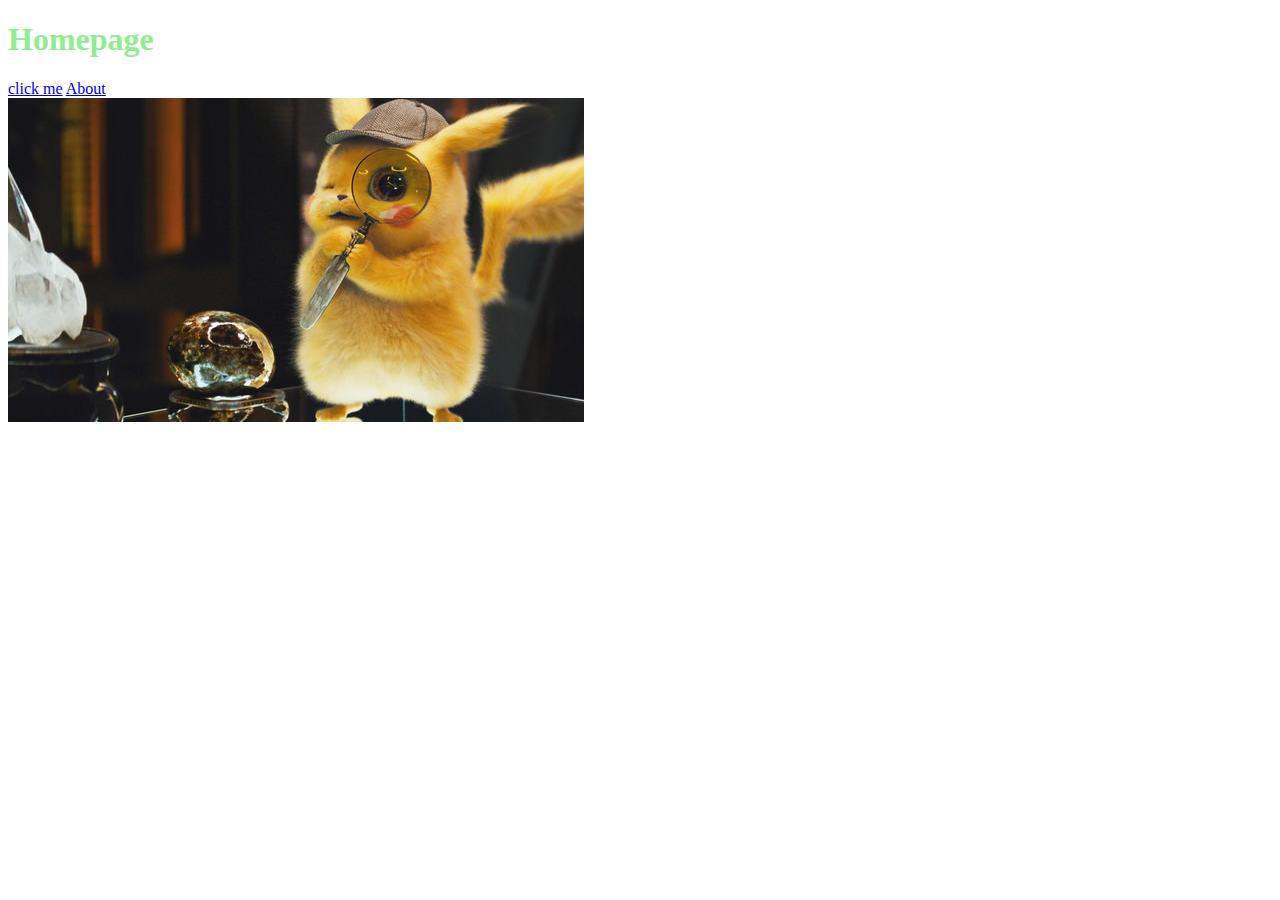
<file: links-and-images/index.html>
<!DOCTYPE html>
<html lang="en">
<head>
    <meta charset="UTF-8">
    <meta http-equiv="X-UA-Compatible" content="IE=edge">
    <meta name="viewport" content="width=device-width, initial-scale=1.0">
    <title>Links & Images</title>
</head>
<body>
    <h1 style="color:lightgreen">Homepage</h1>
    <a href="https://theuselessweb.com/">click me</a>
    <a href="./pages/about.html">About</a><br>
    <img src="./images/first-img.jpg" alt="pikachu">
</body>
</html>
</file>
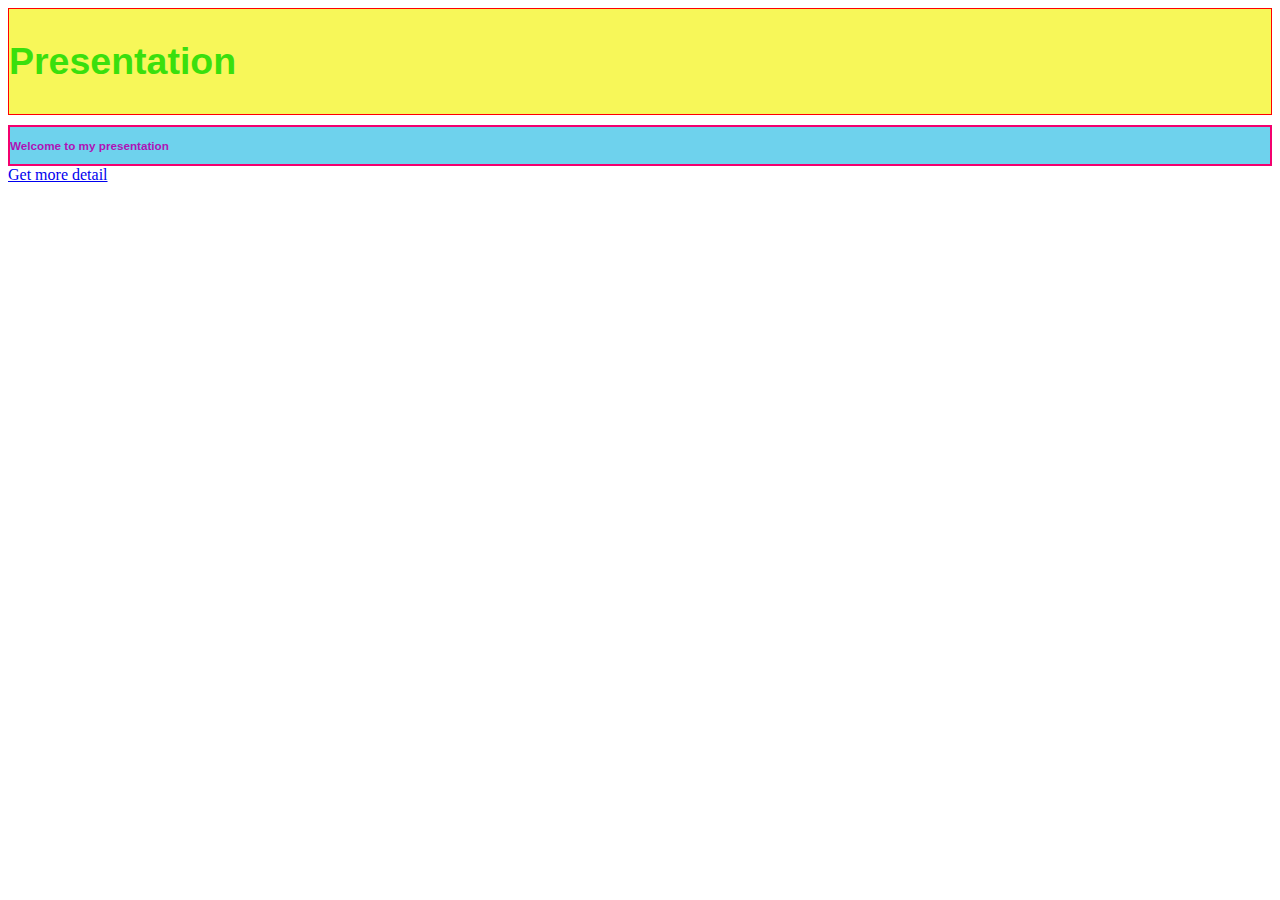
<file: links-and-images/week-1/index.html>
<!DOCTYPE html>
<html lang="en">
<head>
    <meta charset="UTF-8">
    <meta http-equiv="X-UA-Compatible" content="IE=edge">
    <meta name="viewport" content="width=device-width, initial-scale=1.0">
    <title>Presentation</title>
    <link rel="stylesheet" href="../css/style.css">
</head>
<body>
    <div class="index-header-2"><h2>Presentation</h2></div>
    <div class="index-header-3"><h3>Welcome to my presentation</h3></div>
    <a href="./detail.html">Get more detail</a>
</body>
</html>
</file>
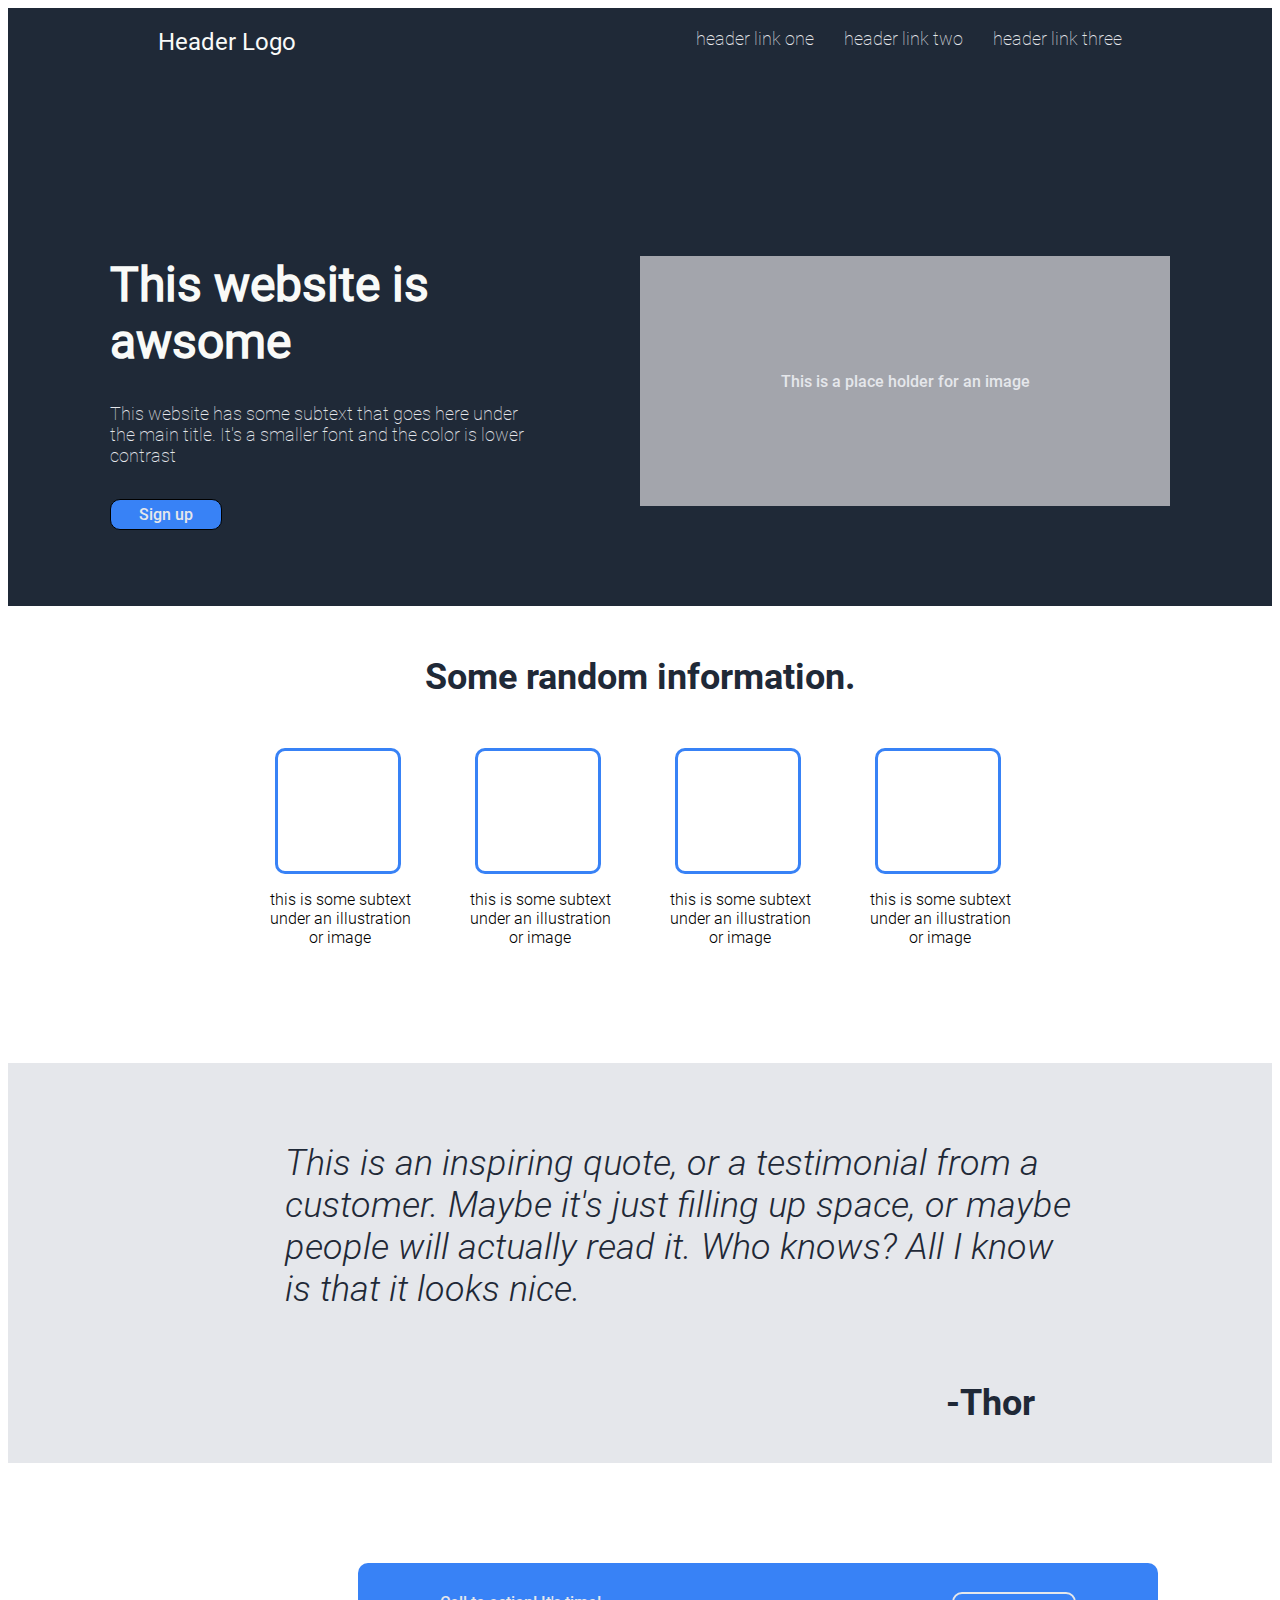
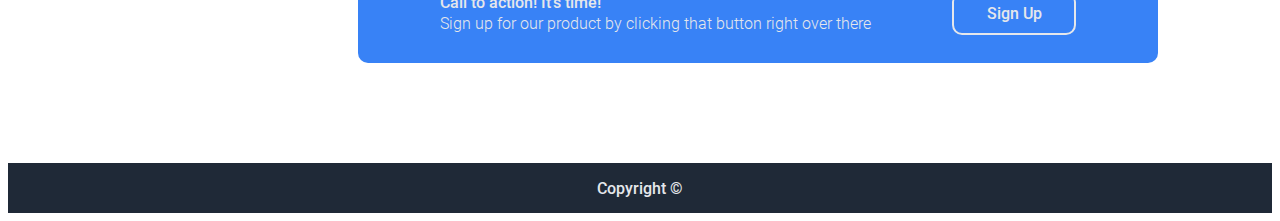
<file: links-and-images/week-2/main-project/index.html>
<!DOCTYPE html>
<html lang="en">
<head>
    <meta charset="UTF-8">
    <meta http-equiv="X-UA-Compatible" content="IE=edge">
    <meta name="viewport" content="width=device-width, initial-scale=1.0">
    <title>Main project</title>
    <link rel="stylesheet" href="./style.css">
</head>
<body>
    <div class="hero">
        <div class="nav-header">
            <div class="header-logo">Header Logo</div>

            <div class="parent">
                <div class="header-link-text"><a href="">header link one</a></div>
                <div class="header-link-text"><a href="">header link two</a></div>
                <div class="header-link-text"><a href="">header link three</a></div>
            </div>
        </div>

        <div class="container-parent">
            <div class="container-1">
                <div class="hero-main-text">This website is awsome</div>

                <div class="hero-secondary-text">
                    <p>This website has some subtext that goes here under the main title. 
                        It's a smaller font and the color is lower contrast</p>
                </div>

                <div class="hero-btn"><a href="">Sign up</a></div>
            </div>

            <div class="container-2">
                <div class="image-holder">
                    <p>This is a place holder for an image</p>
                </div>
            </div>

        </div>
    </div>

    <div class="information-header">
        <div class="random-info"><p>Some random information.</p></div>
        <div class="square-info">
            <div>
                <div class="info-box-subtext"></div>
                <div class="info-subtext"><p>this is some subtext under an illustration or image</p></div>
            </div>

            <div>
                <div class="info-box-subtext"></div>
                <div class="info-subtext"><p>this is some subtext under an illustration or image</p></div>
            </div>

            <div>
                <div class="info-box-subtext"></div>
                <div class="info-subtext"><p>this is some subtext under an illustration or image</p></div>
            </div>

            <div>
                <div class="info-box-subtext"></div>
                <div class="info-subtext"><p>this is some subtext under an illustration or image</p></div>
            </div>
        </div>
    </div>

    <div class="quote-container">
        <div class="quote">
            <p>This is an inspiring quote, or a testimonial from a customer. Maybe it's just filling up space, 
            or maybe people will actually read it. Who knows? All I know is that it looks nice.</p>
        </div>
        <div class="author">
            <p>-Thor</p>
        </div>
    </div>

    <div class="contact-container">
        <div class="contact-info">
            <div class="contact-1"><p>Call to action! It's time!</p></div>
            <div class="contact-2"><p>Sign up for our product by clicking that button right over there</p></div>
        </div>

        <div class="contact-btn">
            <a href="">Sign Up</a>
        </div>
    </div>

    <div class="footer-container">
        <p>Copyright &copy</p>
    </div>
</body>
</html>
</file>
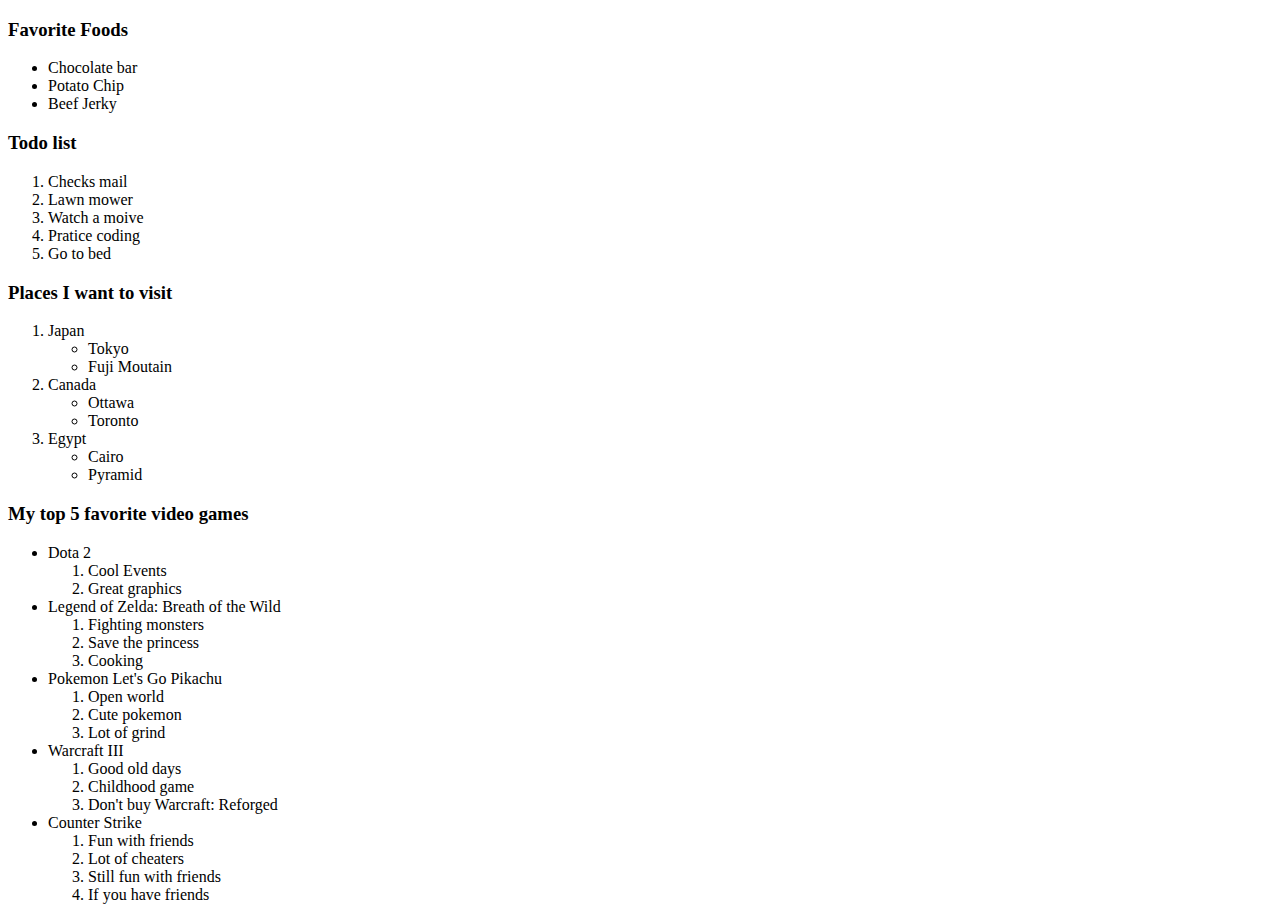
<file: links-and-images/lists.html>
<!DOCTYPE html>
<html lang="en">
<head>
    <meta charset="UTF-8">
    <meta http-equiv="X-UA-Compatible" content="IE=edge">
    <meta name="viewport" content="width=device-width, initial-scale=1.0">
    <title>Lists</title>
</head>
<body>
    <h3>Favorite Foods</h3>
    <ul>
        <li>Chocolate bar</li>
        <li>Potato Chip</li>
        <li>Beef Jerky</li>
    </ul>

    <h3>Todo list</h3>
    <ol>
        <li>Checks mail</li>
        <li>Lawn mower</li>
        <li>Watch a moive</li>
        <li>Pratice coding</li>
        <li>Go to bed</li>
    </ol>

    <h3>Places I want to visit</h3>
    <ol>
        <li>
            Japan
            <ul>
                <li>Tokyo</li>
                <li>Fuji Moutain</li>
            </ul>
        </li>

        <li>
            Canada
            <ul>
                <li>Ottawa</li>
                <li>Toronto</li>
            </ul>
        </li>

        <li>
            Egypt
            <ul>
                <li>Cairo</li>
                <li>Pyramid</li>
            </ul>
        </li>
    </ol>

    <h3>My top 5 favorite video games</h3>
    <ul>
        <li>
            Dota 2
            <ol>
                <li>Cool Events</li>
                <li>Great graphics</li>
            </ol>
        </li>

        <li>
            Legend of Zelda: Breath of the Wild
            <ol>
                <li>Fighting monsters</li>
                <li>Save the princess</li>
                <li>Cooking</li>
            </ol>
        </li>
        
        <li>
            Pokemon Let's Go Pikachu
            <ol>
                <li>Open world</li>
                <li>Cute pokemon</li>
                <li>Lot of grind</li>
            </ol>
        </li>

        <li>
            Warcraft III
            <ol>
                <li>Good old days</li>
                <li>Childhood game</li>
                <li>Don't buy Warcraft: Reforged</li>
            </ol>
        </li>

        <li>
            Counter Strike
            <ol>
                <li>Fun with friends</li>
                <li>Lot of cheaters</li>
                <li>Still fun with friends</li>
                <li>If you have friends</li>
            </ol>
        </li>
    </ul>
</body>
</html>
</file>
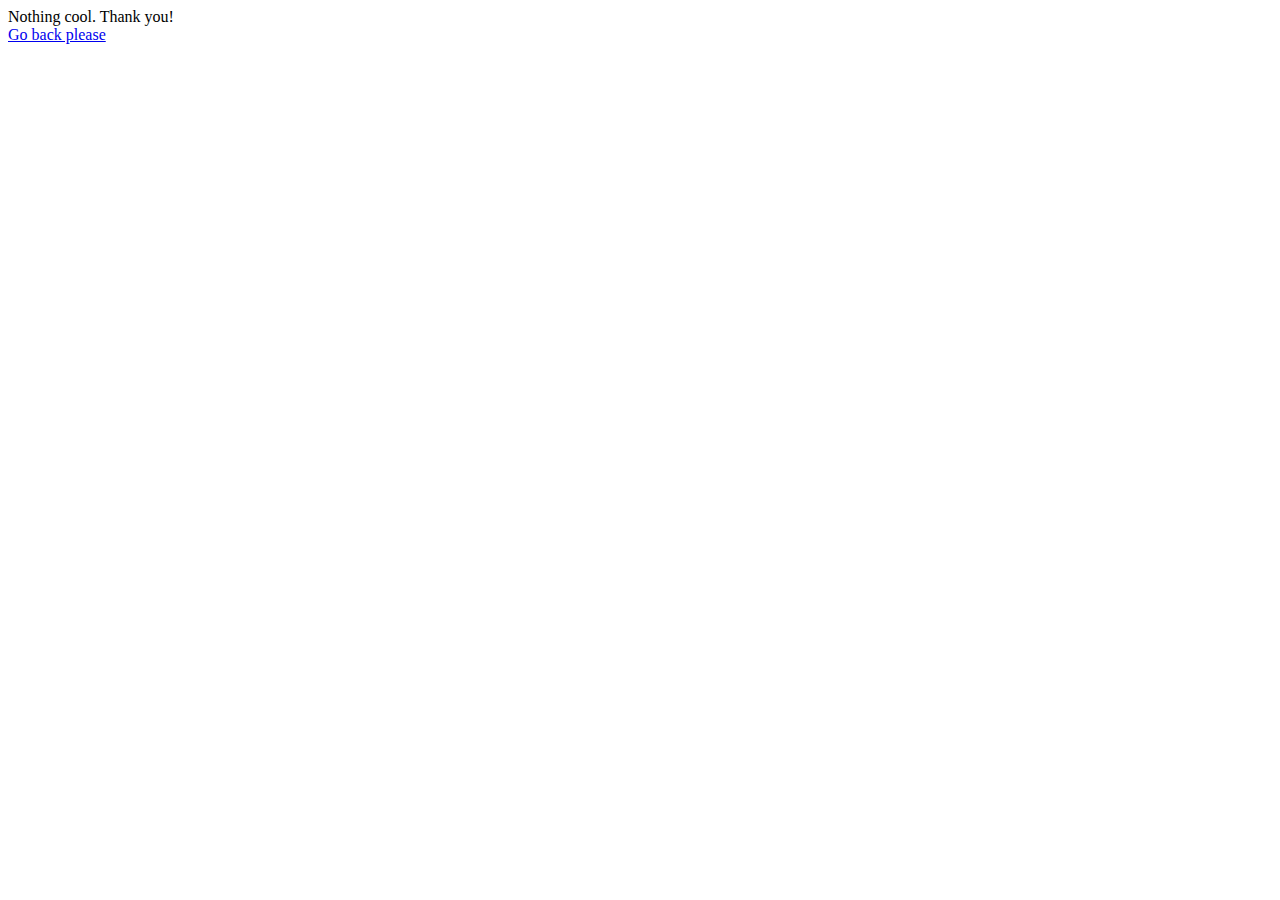
<file: links-and-images/pages/about.html>
<!DOCTYPE html>
<html lang="en">
<head>
    <meta charset="UTF-8">
    <meta http-equiv="X-UA-Compatible" content="IE=edge">
    <meta name="viewport" content="width=device-width, initial-scale=1.0">
    <title>About</title>
</head>
<body>
    Nothing cool. Thank you!
    <br>
    <a href="../index.html">Go back please</a>
</body>
</html>
</file>
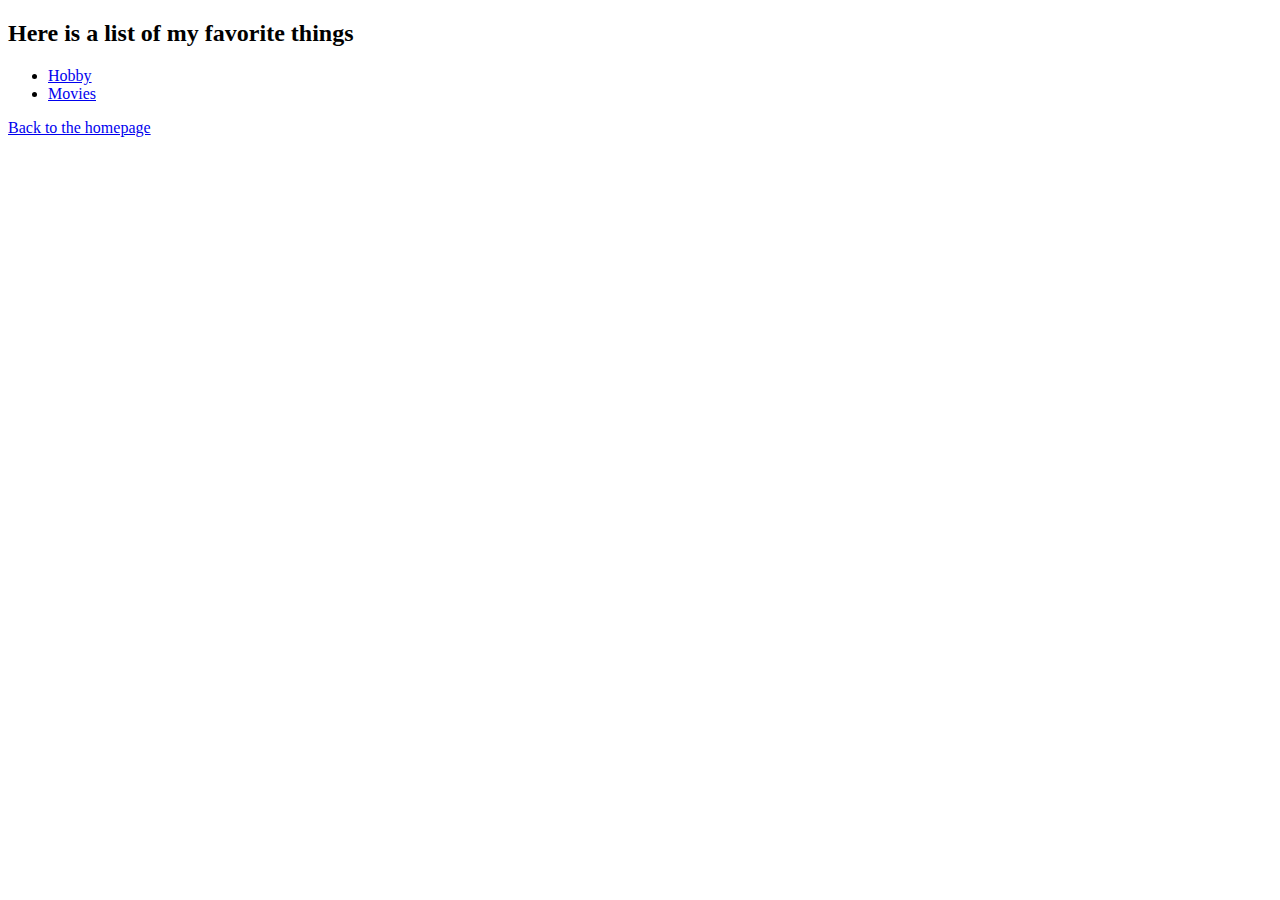
<file: links-and-images/week-1/detail.html>
<!DOCTYPE html>
<html lang="en">
<head>
    <meta charset="UTF-8">
    <meta http-equiv="X-UA-Compatible" content="IE=edge">
    <meta name="viewport" content="width=device-width, initial-scale=1.0">
    <title>Detail</title>
    <link rel="stylesheet" href="../css/style.css">
</head>
<body>
    <div><h2>Here is a list of my favorite things</h2></div>
    <ul>
        <li><a href="./hobby.html">Hobby</a></li>
        <li><a href="./movies.html">Movies</a></li>
    </ul>
    <a href="index.html">Back to the homepage</a>
</body>
</html>
</file>
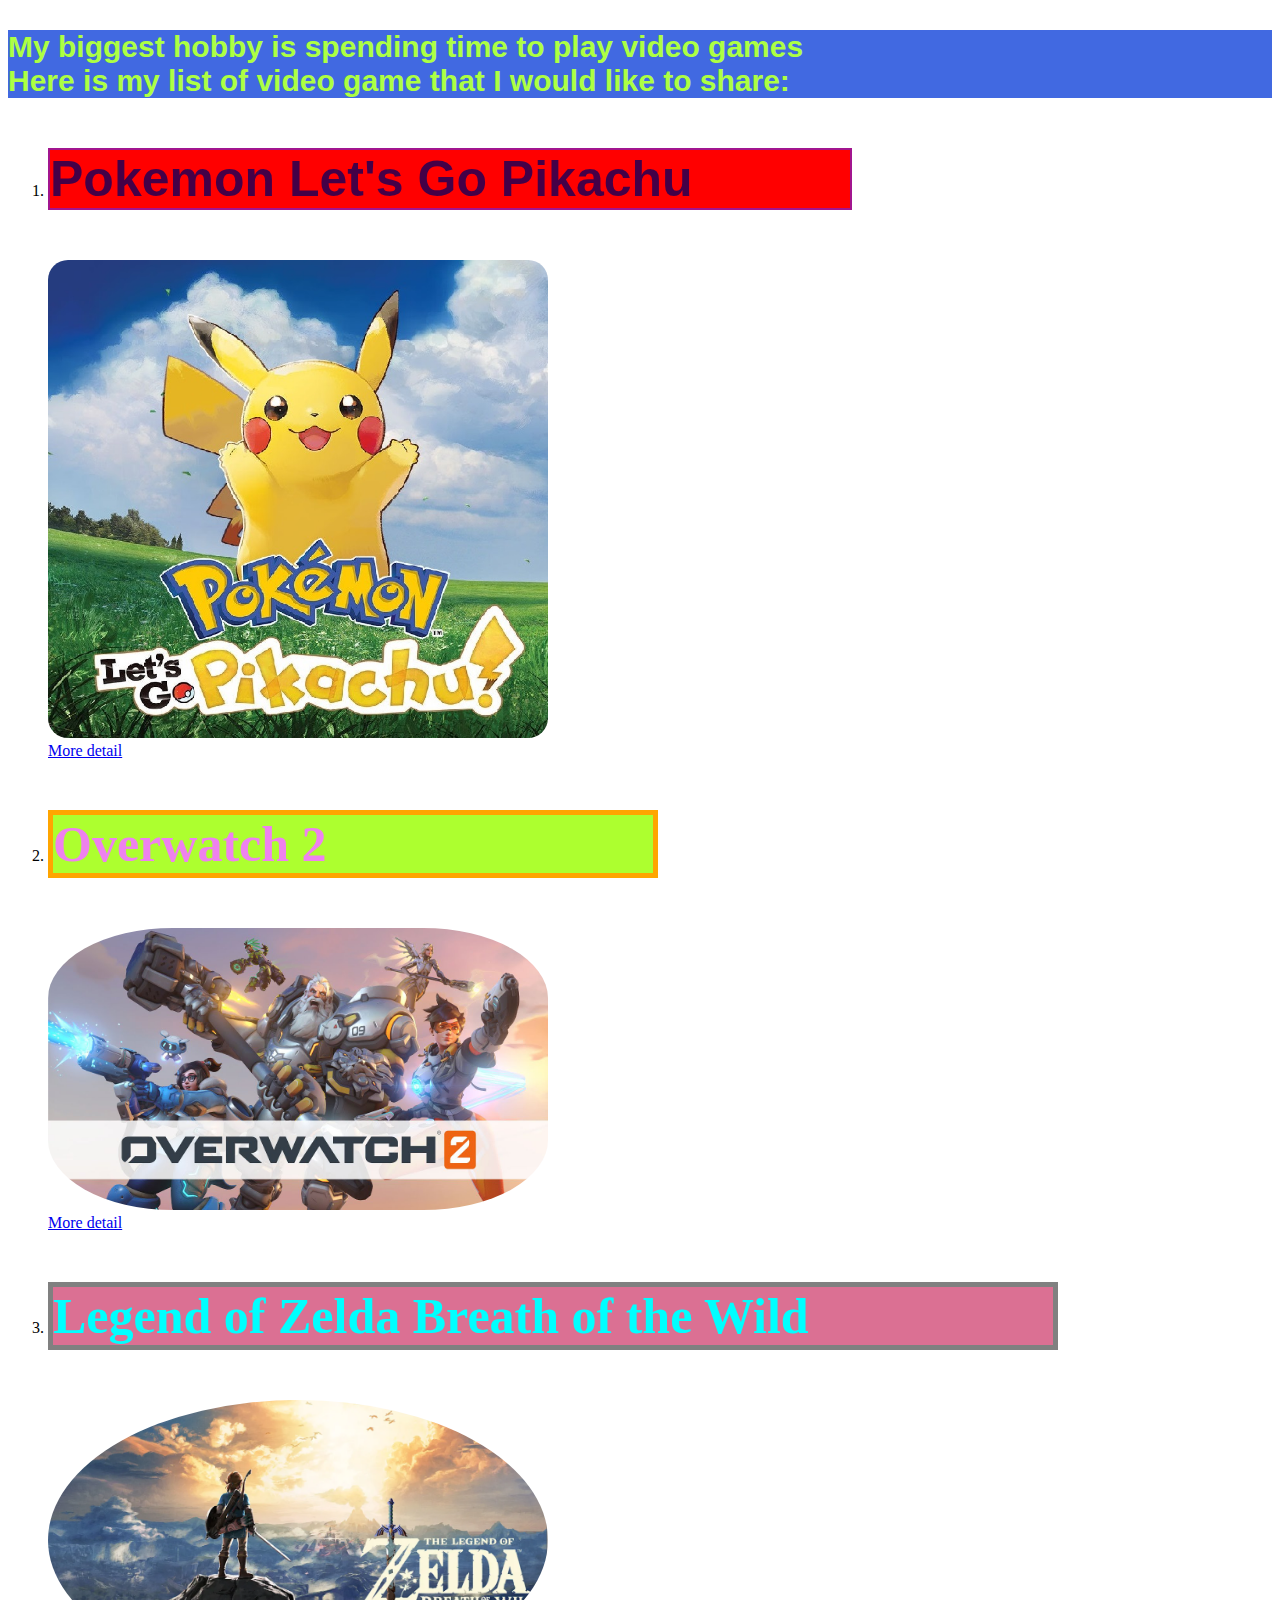
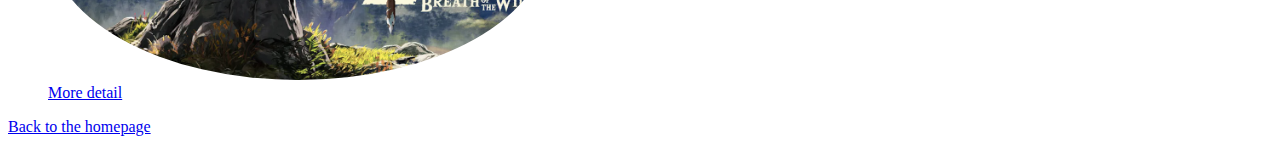
<file: links-and-images/week-1/hobby.html>
<!DOCTYPE html>
<html lang="en">
<head>
    <meta charset="UTF-8">
    <meta http-equiv="X-UA-Compatible" content="IE=edge">
    <meta name="viewport" content="width=device-width, initial-scale=1.0">
    <title>Hobby</title>
    <link rel="stylesheet" href="../css/style.css">
</head>
<body>
    <div class="header-para">
        <p> My biggest hobby is spending time to play video games <br>
            Here is my list of video game that I would like to share:</p>
    </div>

    <ol>
        <li>
            <h3 class="list-header-1">Pokemon Let's Go Pikachu</h3>
            <img src="../images/Lets-go-pikachu.jpg" alt="letsgopikachu" class="pokemon-img"><br>
            <a href="./letsgopikachu.html">More detail</a>
        </li>

        <li>
            <h3 class="list-header-2">Overwatch 2</h3>
            <img src="../images/overwatch-2.jpg" alt="overwatch2" class="overwatch-img"><br>
            <a href="./overwatch2.html">More detail</a>
        </li>

        <li>
            <h3 class="list-header-3">Legend of Zelda Breath of the Wild</h3>
            <img src="../images/zelda-0.png" alt="Zelda" class="zelda-img"><br>
            <a href="./zelda.html">More detail</a>
        </li>
    </ol>
    <a href="index.html">Back to the homepage</a>
</body>
</html>
</file>
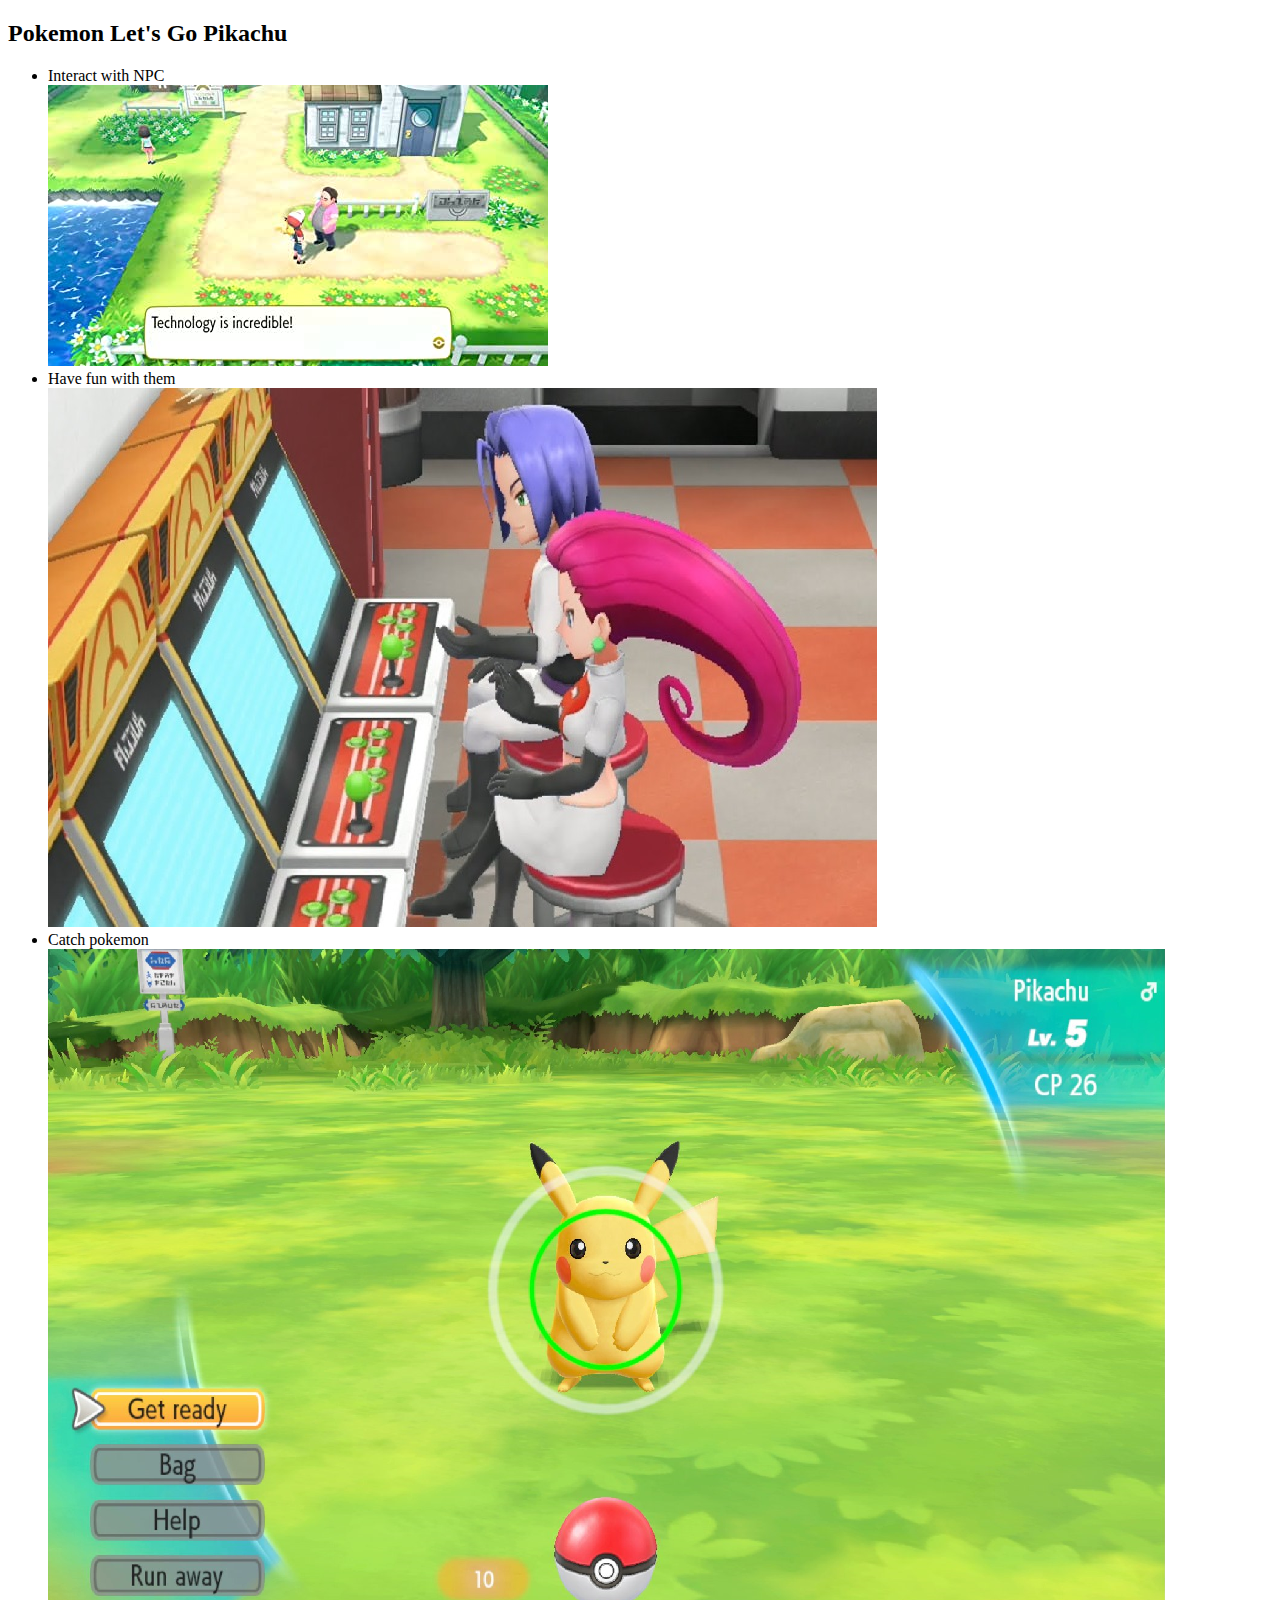
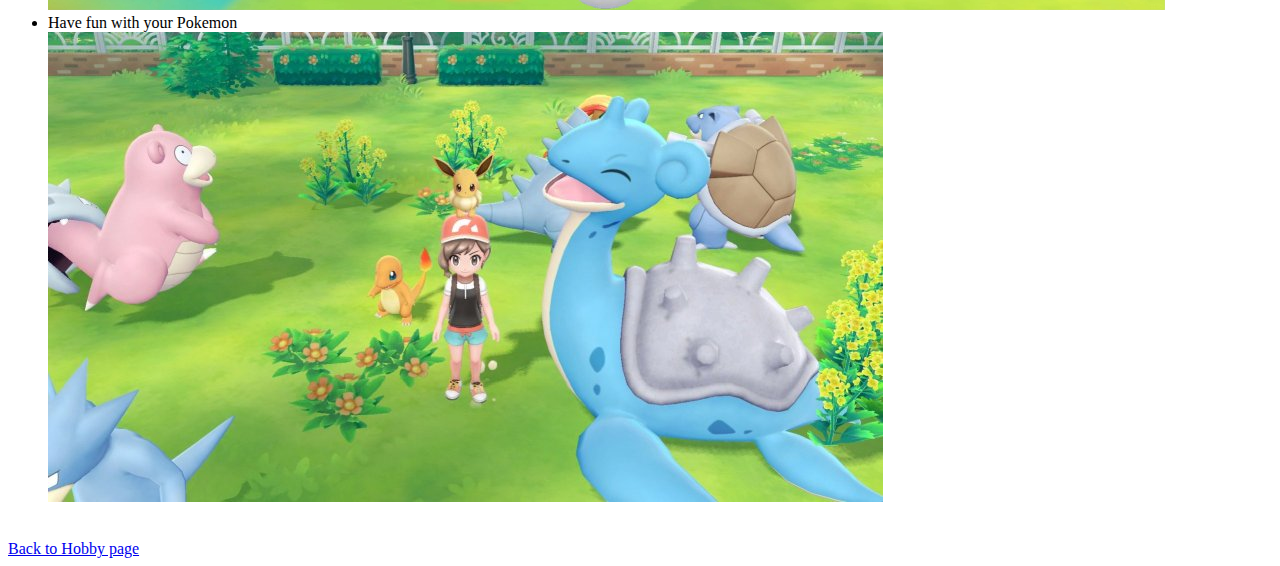
<file: links-and-images/week-1/letsgopikachu.html>
<!DOCTYPE html>
<html lang="en">
<head>
    <meta charset="UTF-8">
    <meta http-equiv="X-UA-Compatible" content="IE=edge">
    <meta name="viewport" content="width=device-width, initial-scale=1.0">
    <title>Pokemon</title>
</head>
<body>
    <h2>Pokemon Let's Go Pikachu</h2>
    <ul>
        <li>Interact with NPC</li>
        <img src="../images/pokemon-1.jpg" alt="pokemon-1">
        <li>Have fun with them</li>
        <img src="../images/team-rocket.jpg" alt="team-rocket">
        <li>Catch pokemon</li>
        <img src="../images/pokemon-catching.png" alt="catching-pokemon">
        <li>Have fun with your Pokemon</li>
        <img src="../images/pokemon-2.jpg" alt="pokemon-2">
    </ul>
    <br>
    <a href="./hobby.html">Back to Hobby page</a>
</body>
</html>
</file>
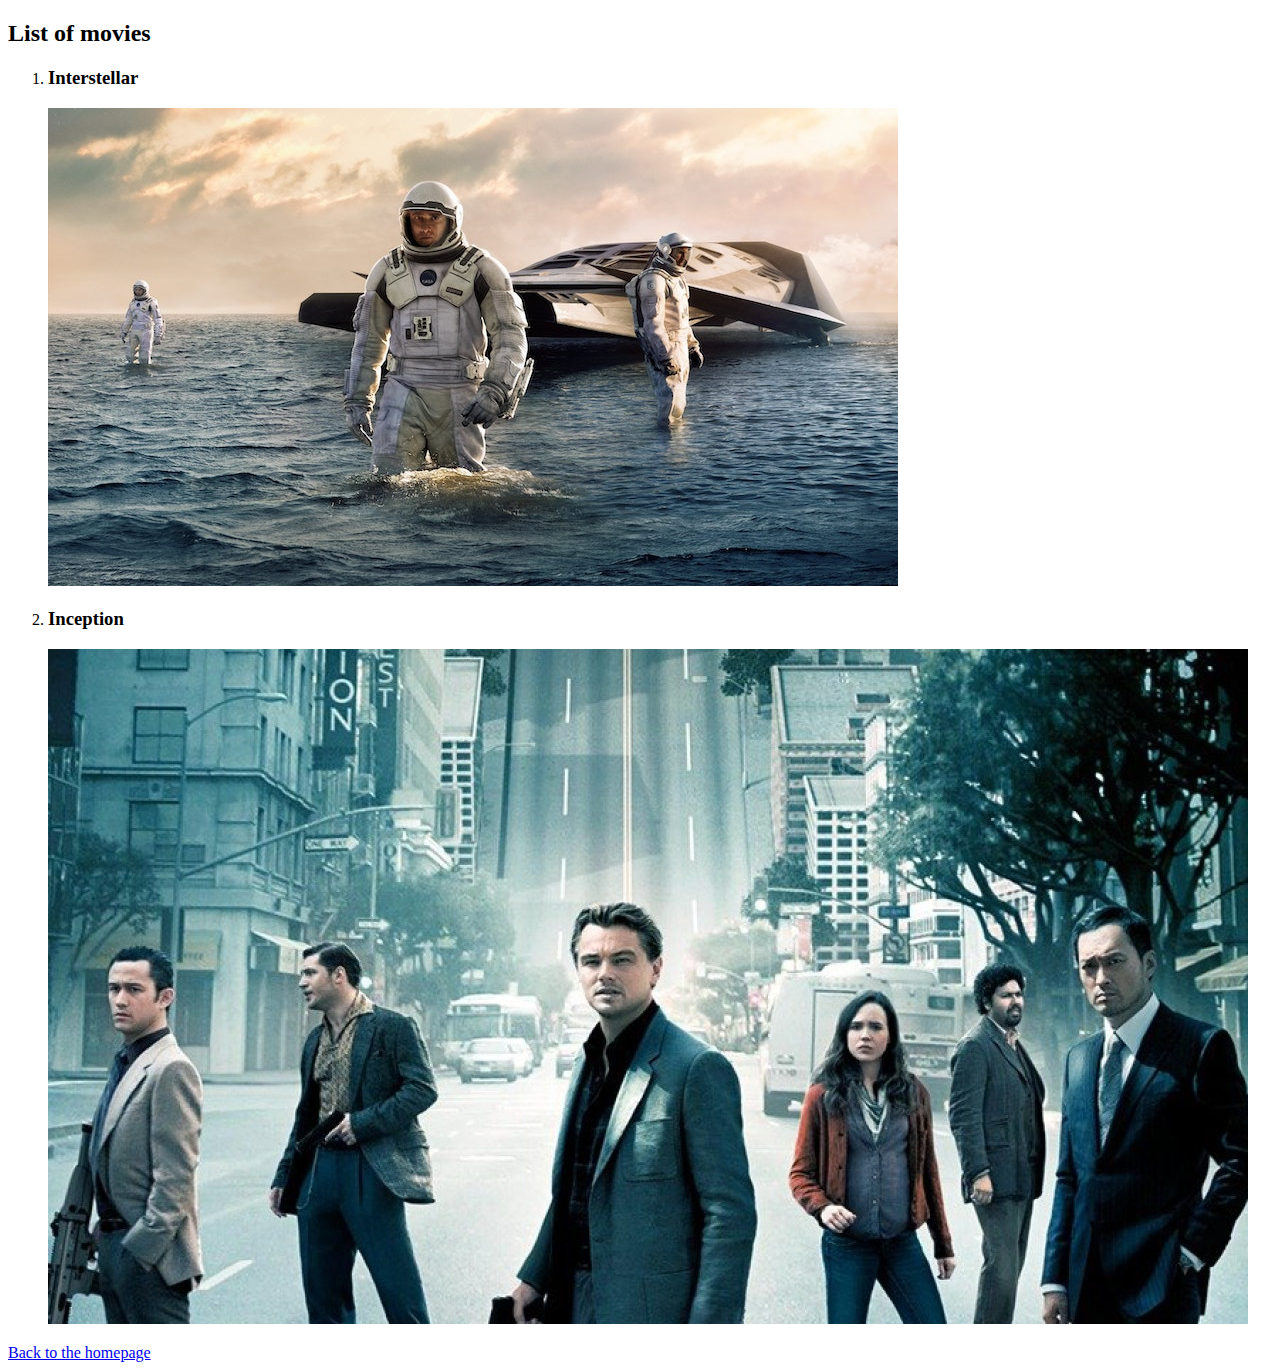
<file: links-and-images/week-1/movies.html>
<!DOCTYPE html>
<html lang="en">
<head>
    <meta charset="UTF-8">
    <meta http-equiv="X-UA-Compatible" content="IE=edge">
    <meta name="viewport" content="width=device-width, initial-scale=1.0">
    <title>Movies</title>
</head>
<body>
    <h2>List of movies</h2>
    <ol>
        <li><h3>Interstellar</h3></li>
        <img src="../images/interstellar.jpg" alt="interstellar">
        <li><h3>Inception</h3></li>
        <img src="../images/inception.jpg" alt="inception">
    </ol>
    <a href="index.html">Back to the homepage</a>
</body>
</html>
</file>
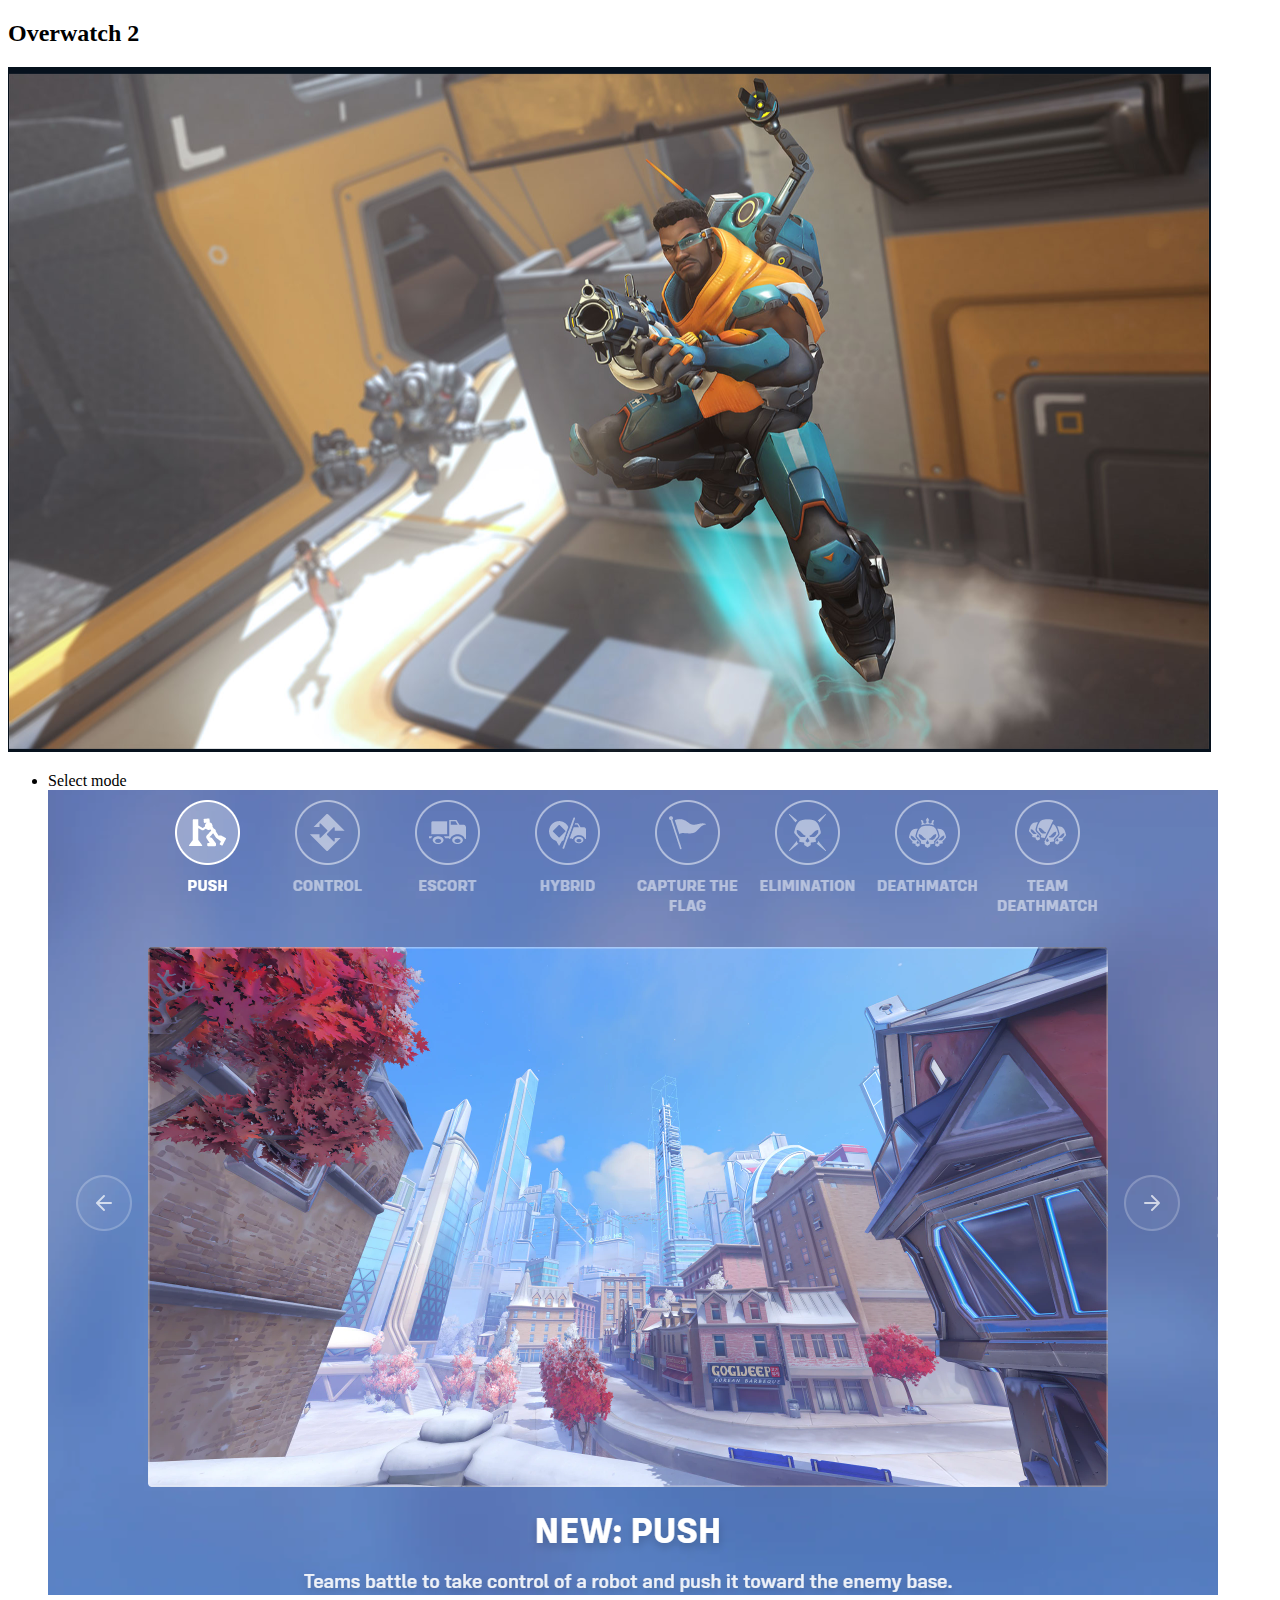
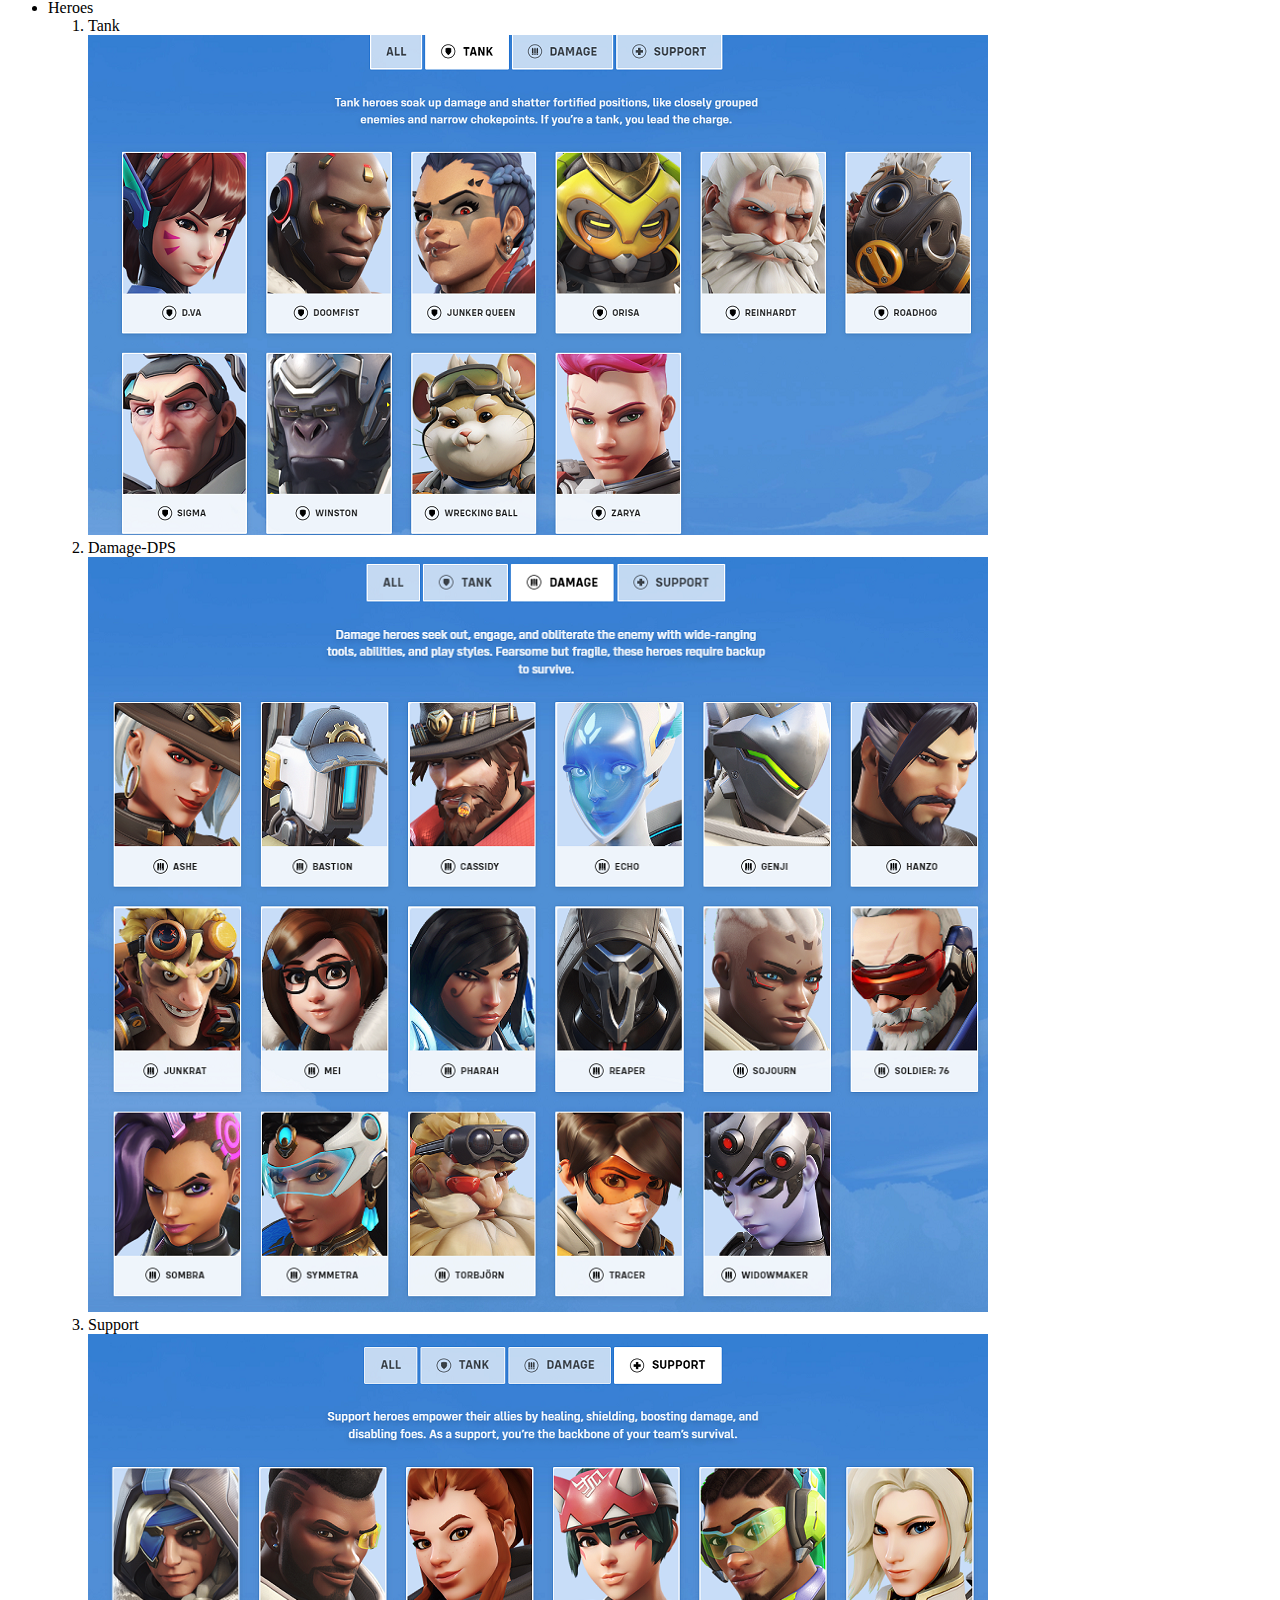
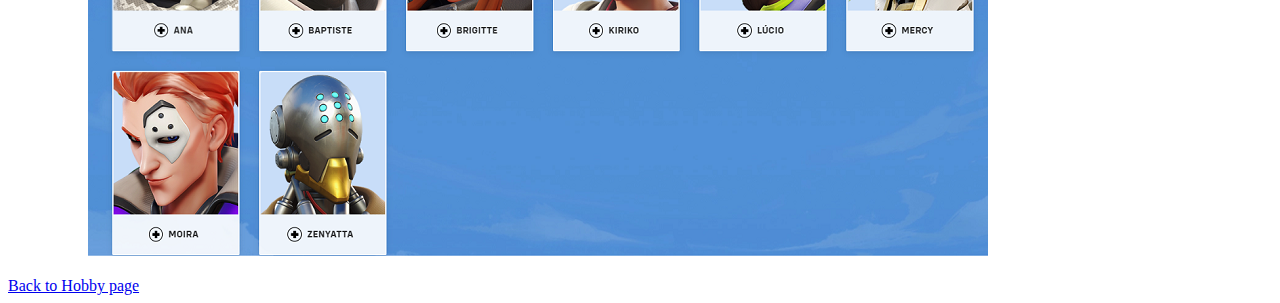
<file: links-and-images/week-1/overwatch2.html>
<!DOCTYPE html>
<html lang="en">
<head>
    <meta charset="UTF-8">
    <meta http-equiv="X-UA-Compatible" content="IE=edge">
    <meta name="viewport" content="width=device-width, initial-scale=1.0">
    <title>Overwatch 2</title>
</head>
<body>
    <h2>Overwatch 2</h2>
    <img src="../images/overwatch2-fps.png" alt="fps">
    <ul>
        <li>Select mode</li>
        <img src="../images/overwatch2-1.png" alt="mode">
        <li>Heroes
            <ol>
                <li>Tank</li>
                <img src="../images/overwatch2-tank.png" alt="tank">
                <li>Damage-DPS</li>
                <img src="../images/overwatch2-dps.png" alt="dps">
                <li>Support</li>
                <img src="../images/overwatch2-support.png" alt="support">
            </ol>
        </li>
    </ul>
    <a href="./hobby.html">Back to Hobby page</a>
</body>
</html>
</file>
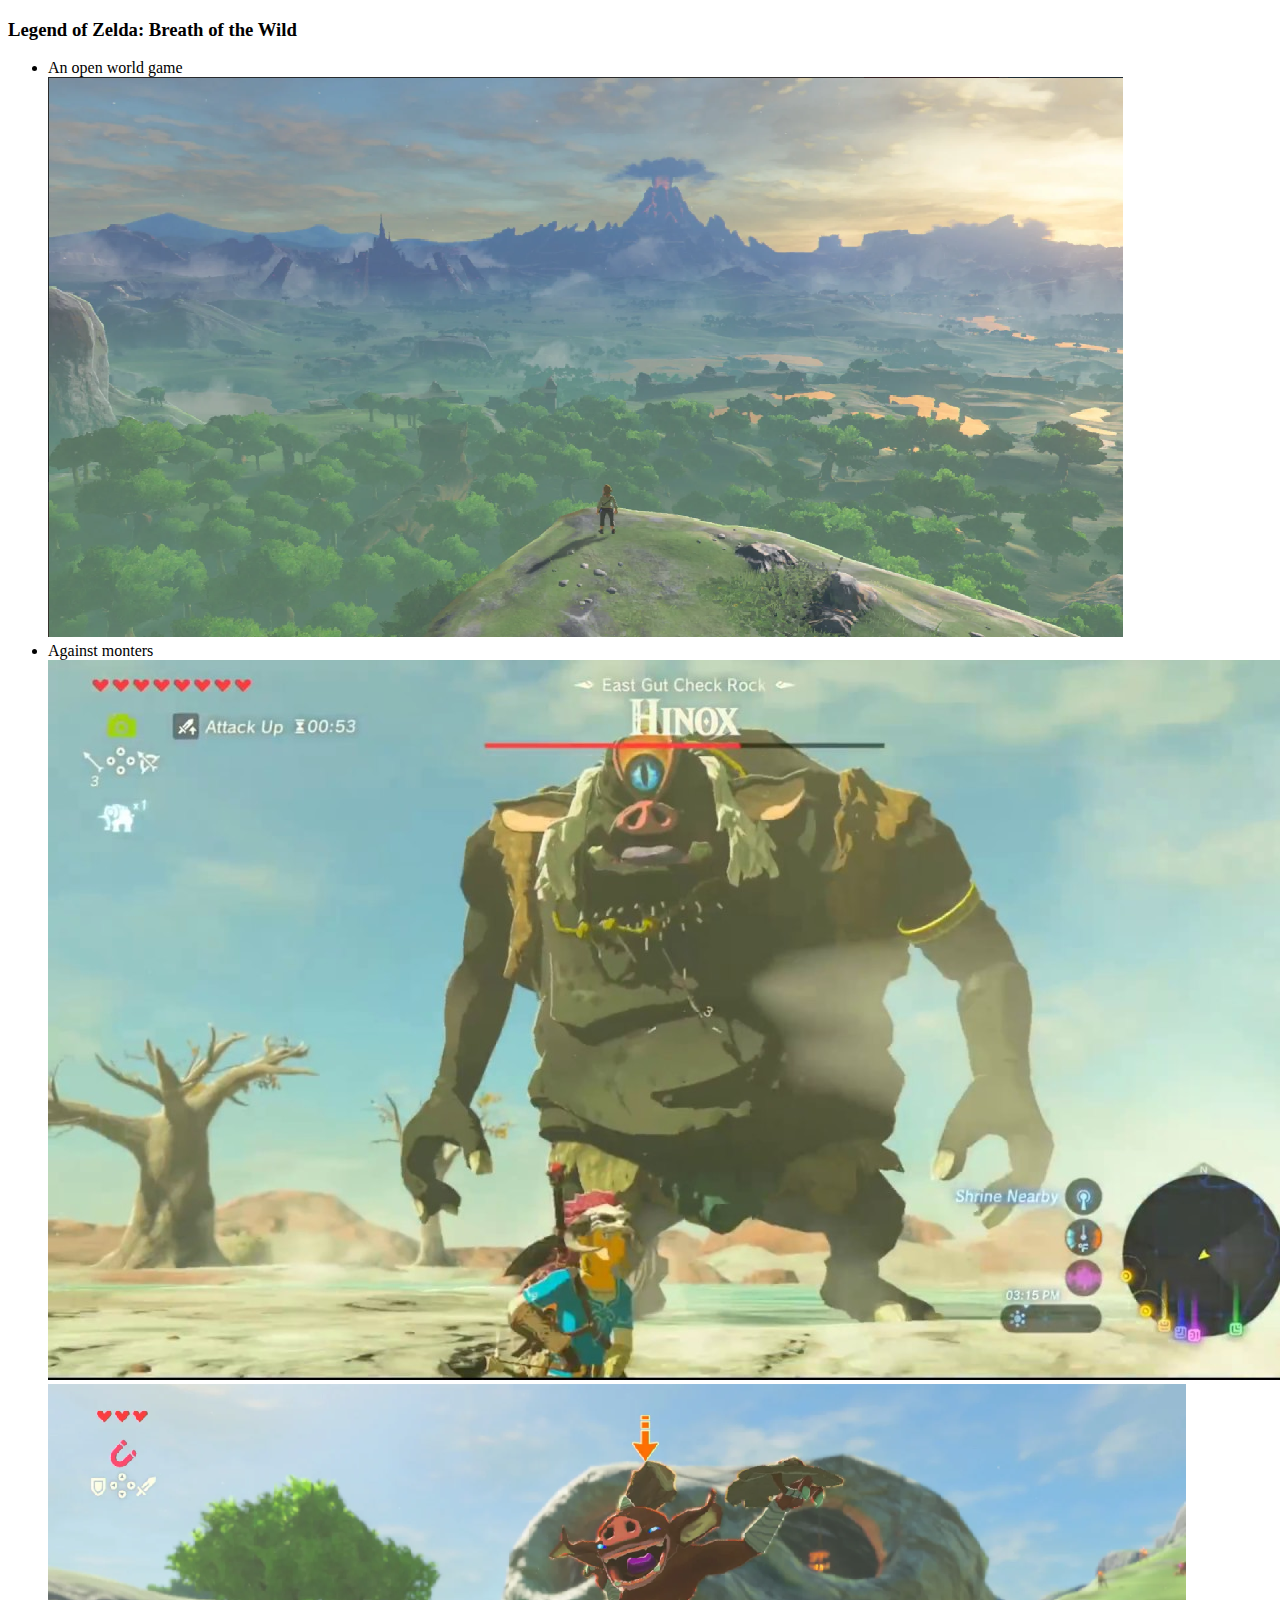
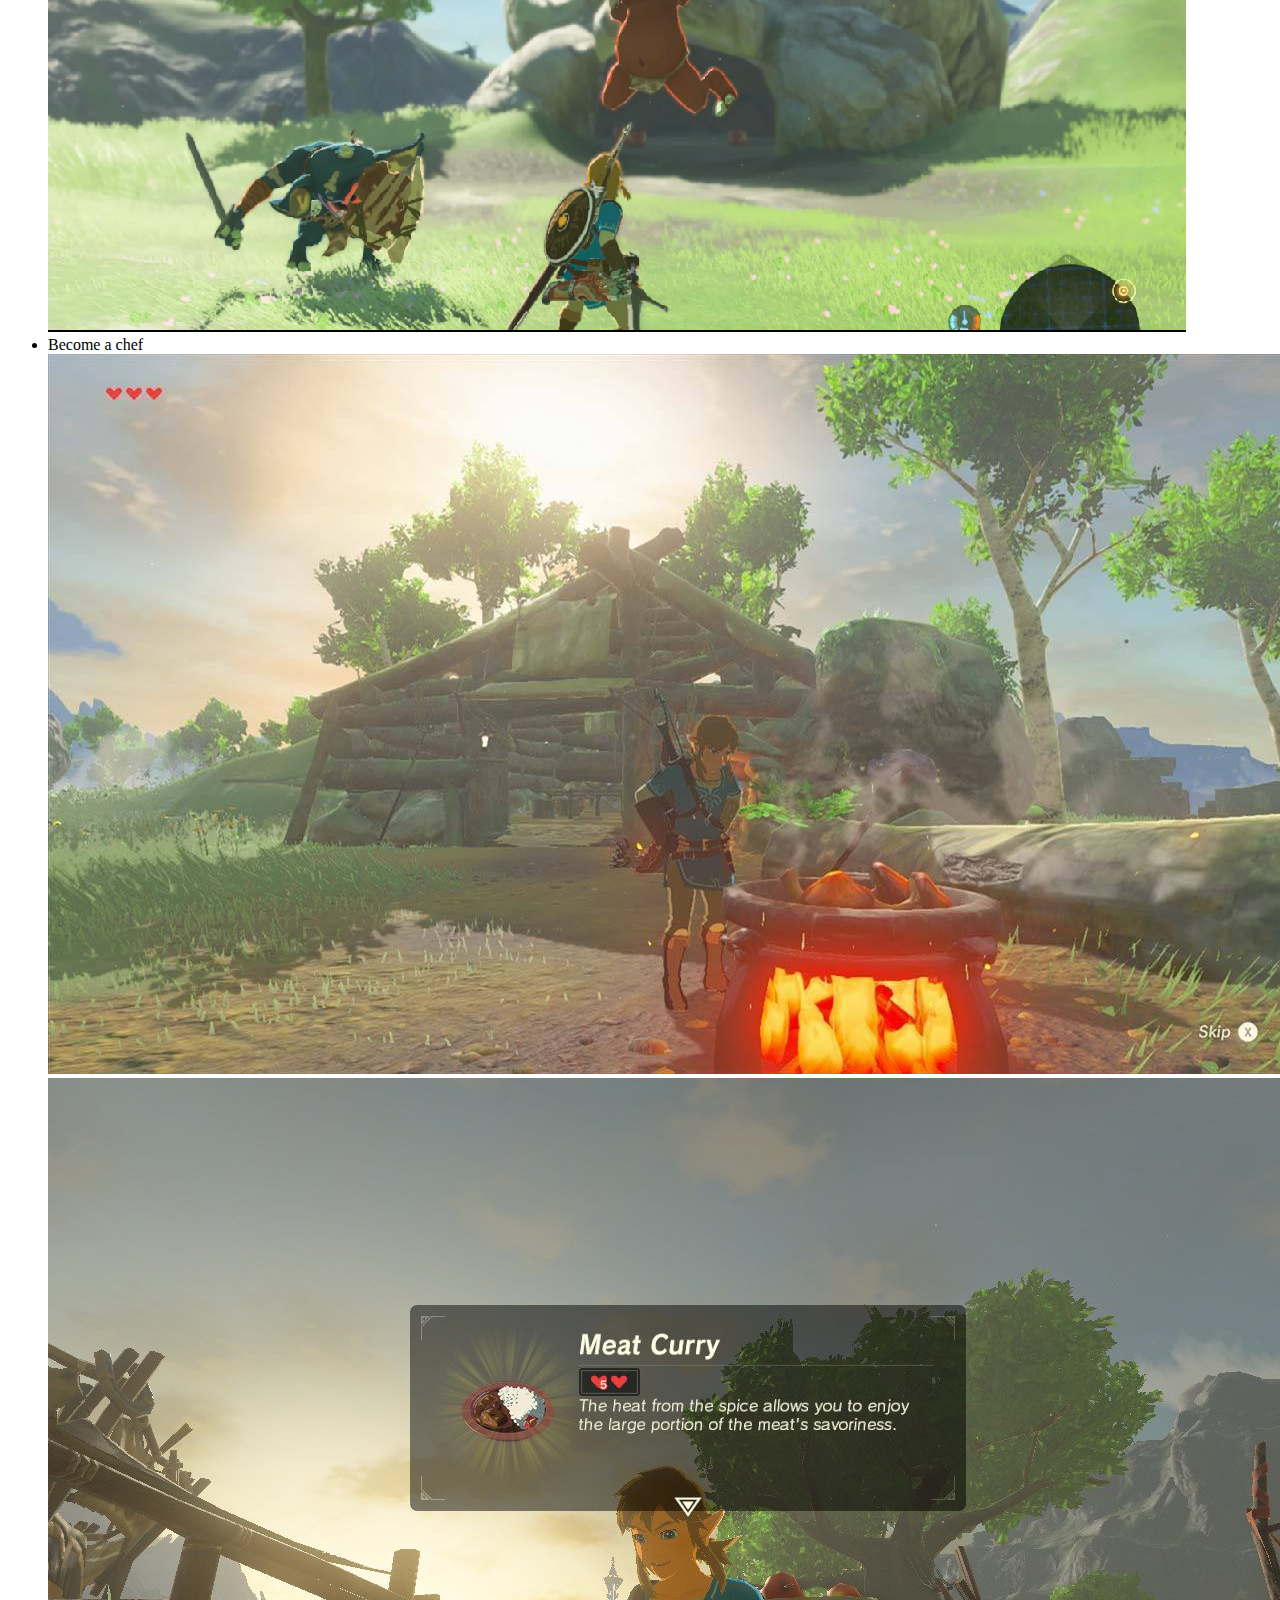
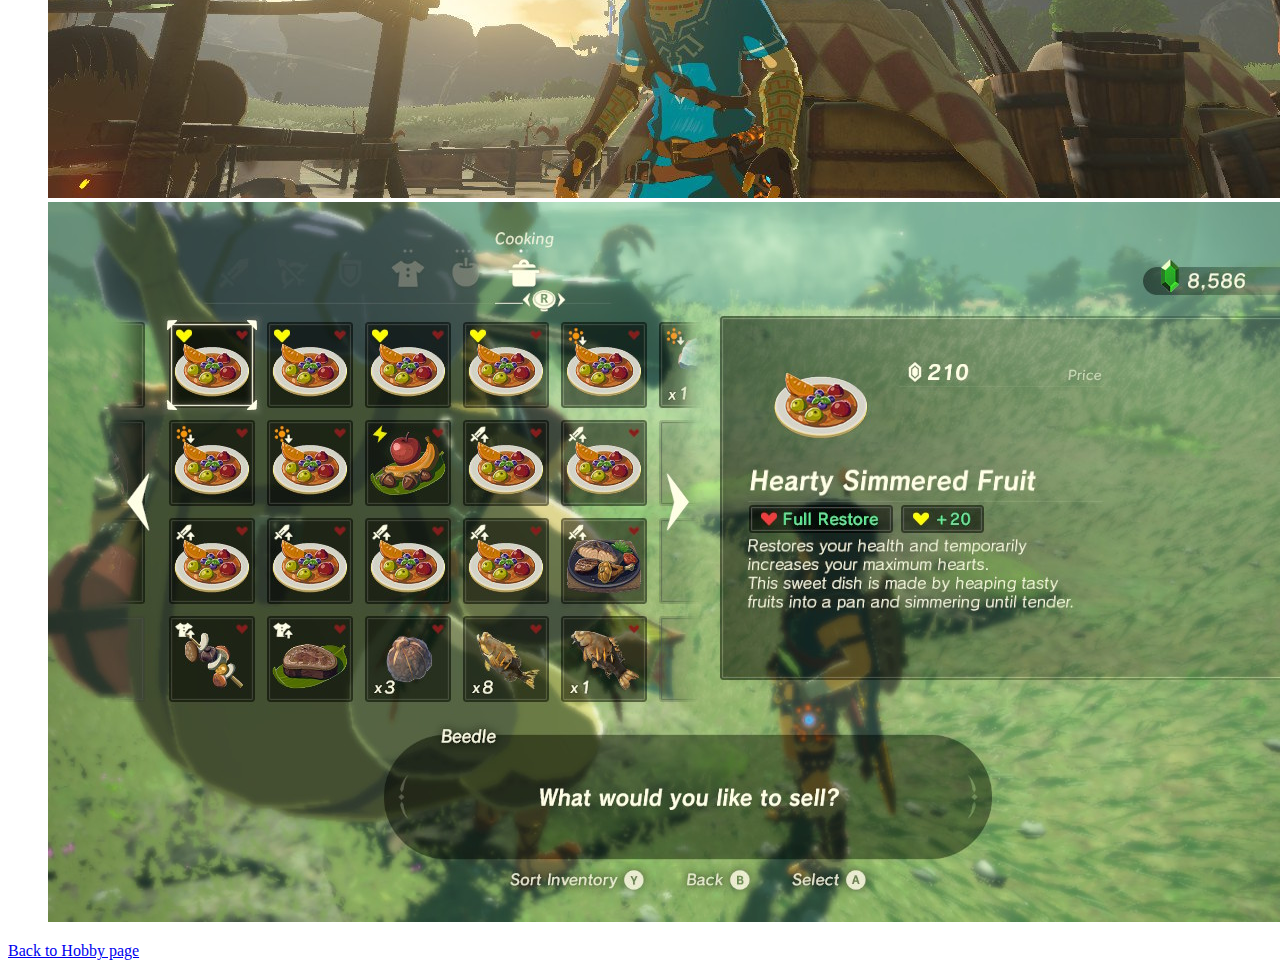
<file: links-and-images/week-1/zelda.html>
<!DOCTYPE html>
<html lang="en">
<head>
    <meta charset="UTF-8">
    <meta http-equiv="X-UA-Compatible" content="IE=edge">
    <meta name="viewport" content="width=device-width, initial-scale=1.0">
    <title>Legend of Zelda</title>
</head>
<body>
    <h3>Legend of Zelda: Breath of the Wild</h3>
    <ul>
        <li>An open world game</li>
        <img src="../images/zelda-1-1.png" alt="zelda-1">
        <li>Against monters</li>
        <img src="../images/zelda-2.jpg" alt="zelda-2">
        <img src="../images/zelda.png" alt="zelda">
        <li>Become a chef</li>
        <img src="../images/zelda-3.jpg" alt="zelda-3">
        <img src="../images/botw-1.jpg" alt="botw1">
        <img src="../images/botw2.jpg" alt="botw2">
    </ul>
    <a href="./hobby.html">Back to Hobby page</a>
</body>
</html>
</file>
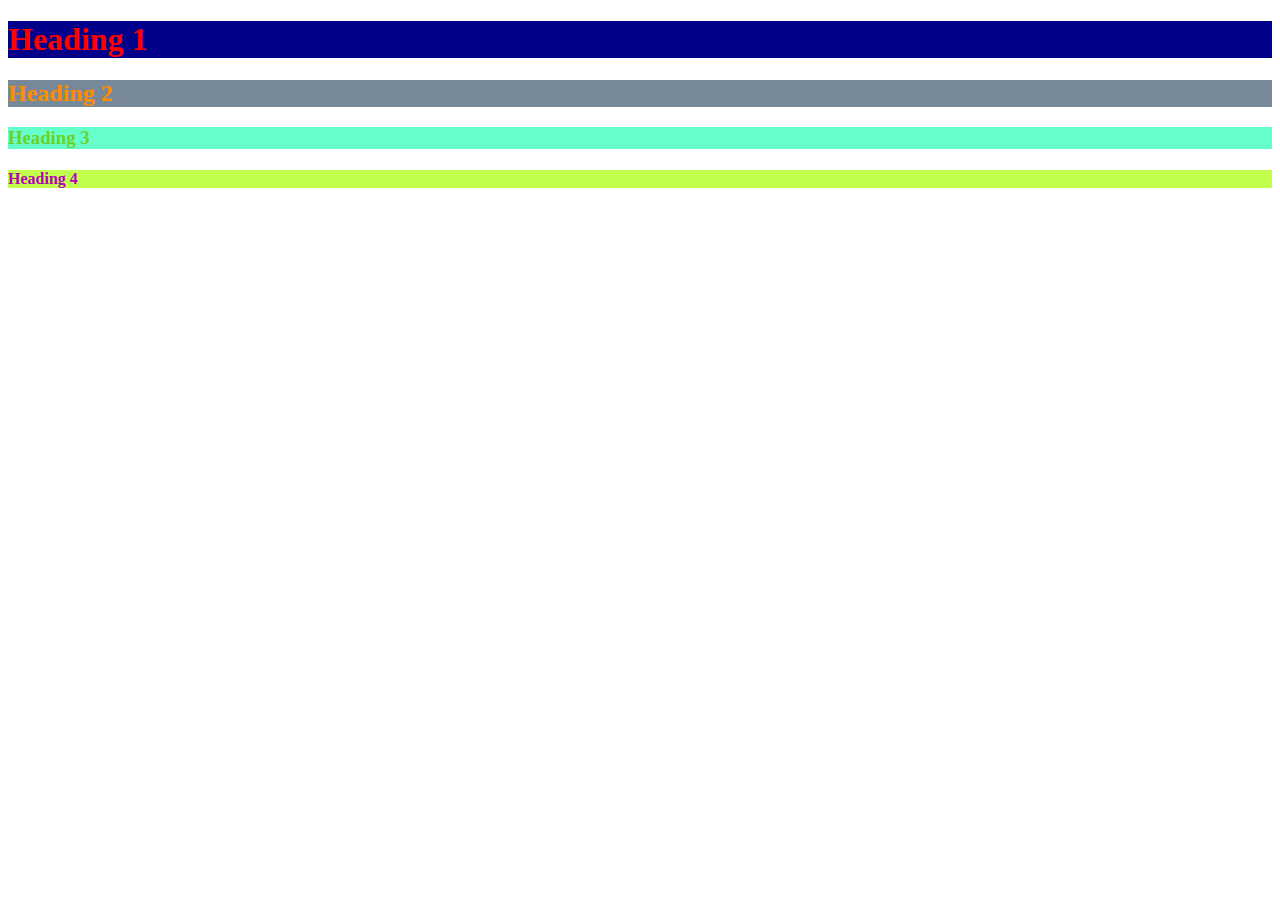
<file: links-and-images/week-2/index-assignment-2.html>
<!DOCTYPE html>
<html lang="en">
<head>
    <meta charset="UTF-8">
    <meta http-equiv="X-UA-Compatible" content="IE=edge">
    <meta name="viewport" content="width=device-width, initial-scale=1.0">
    <title>Assignment 2</title>
    <link rel="stylesheet" href="style-assignment2-.css">
</head>
<body>
    <div class="header-1"><h1>Heading 1</h1></div>
    <div class="header-2"><h2>Heading 2</h2></div>
    <div class="header-3"><h3>Heading 3</h3></div>
    <div class="header-4"><h4>Heading 4</h4></div>
</body>
</html>
</file>
<file: links-and-images/css/style.css>
.index-header-2{
    background-color:rgb(247, 247, 89) ;
    color: rgb(58, 223, 13);
    font-family: Arial, Helvetica, sans-serif;
    font-size: 25px;
    border: 1px solid red;
}
.index-header-3{
    background-color: rgb(110, 210, 237);
    color: rgb(174, 19, 182);
    font-family: Verdana, Geneva, Tahoma, sans-serif;
    font-size: 10px;
    border: 2px solid rgb(244, 0, 110);
    margin-top: 10px;
}
.pokemon-img{
    width: 500px;
    height: auto;
    border-radius: 20px;
}

.overwatch-img{
    width: 500px;
    height: auto;
    border-radius: 25%;
}

.zelda-img{
    width: 500px;
    height: auto;
    border-radius: 50%;
}

.header-para{
    background-color: royalblue;
    color: rgb(173, 255, 67);
    font-family: Verdana, Geneva, Tahoma, sans-serif;
    font-weight: bold;
    font-size: 30px;
}

.list-header-1{
    background-color: red;
    color: rgb(68, 0, 71);
    font-family: 'Gill Sans', 'Gill Sans MT', Calibri, 'Trebuchet MS', sans-serif;
    font-size: 50px;
    border: 2px solid rgb(162, 21, 143);
    width: 800px;
}

.list-header-2{
    background-color: greenyellow;
    color: violet;
    font-family: 'Times New Roman', Times, serif;
    font-size: 50px;
    border: 5px solid orange;
    width: 600px;
}

.list-header-3{
    background-color: palevioletred;
    color: aqua;
    font-family: Georgia, 'Times New Roman', Times, serif;
    font-size: 50px;
    border: 5px solid gray;
    width: 1000px;
}
</file>
<file: links-and-images/week-2/main-project/style.css>
@font-face {
    font-family: "Roboto-font";
    src: url(fonts/Roboto-Regular.ttf) format('truetype');
    font-weight: normal;
}

@font-face {
    font-family: "Roboto-light";
    src: url(fonts/Roboto-Light.ttf) format('truetype');
    font-weight: light;
}

@font-face {
    font-family: "Roboto";
    src: url(fonts/Roboto-Thin.ttf) format('truetype');
    font-weight: thin;
}

@font-face {
    font-family: "Roboto-medium";
    src: url(fonts/Roboto-Medium.ttf) format('truetype');
    font-weight: medium;
}

@font-face {
    font-family: "Roboto-bold";
    src: url(fonts/Roboto-Bold.ttf) format('truetype');
    font-weight: bold;
}

@font-face {
    font-family: "Robot-light-italic";
    src: url(fonts/Roboto-LightItalic.ttf) format('truetype');
    font-weight: italic;
}
.hero{
    background-color: #1f2937;
}

.nav-header{
    display: flex;
    justify-content: space-evenly;
    margin-bottom: 200px;
    gap: 150px;
}

.parent{
    display: flex;
    gap: 30px;
    margin-left:100px;
}

.header-logo{
    font-size: 24px;
    color: #F9FAF8;
    font-family: "Roboto-font", sans-serif;
    font-weight: normal;
    margin-top: 20px;
}

.header-link-text{
    font-size: 18px;
    font-family: "Roboto", sans-serif;
    font-weight: thin;
    margin-top: 20px;
}
.header-link-text a{
    color: #E5E7EB;
    text-decoration: none;
}

.container-parent{
    display: flex;
    height: 350px;
    justify-content: center;
    gap: 30px;
}

.container-1{
    display: flex;
    flex-direction: column;
    gap: 15px;
}

.container-2{
    display: flex;
    align-items: center;
}

.hero-main-text{
    font-size: 48px;
    font-family: "Roboto-font",sans-serif;
    font-weight: bolder;
    color: #F9FAF8;
    width: 500px; 
}

.hero-secondary-text{
    font-size: 18px;
    color: #E5E7EB;
    font-family: "Roboto", sans-serif;
    font-weight: thin;
    width: 430px;
}

.hero-btn{
    background-color: #3882F6;
    width: 100px;
    padding: 5px;
    font-family: "Roboto-medium",sans-serif;
    font-weight: medium;
    border: 1px solid;
    border-radius: 10px;
}

.hero-btn a{
    display: block;
    text-decoration: none;
    text-align: center;
    color: #E5E7EB;
}

.container-2{
    margin-bottom: 100px;
}

.image-holder{
    display: flex;
    background-color: #a3a5ac;
    color:#E5E7EB;
    padding: 100px;
    height: 50px;
    width: 330px;
    align-items: center;
    justify-content: center;
    font-family: "Roboto-medium";
}
.square-info{
    display: flex;
    justify-content: center;
    gap: 50px;
}
.random-info{
    font-family: "Roboto-bold",sans-serif;
    font-weight: bold;
    font-size: 36px;
    color: #1F2937;
    display: block;
    text-align: center;
    margin: 50px;
}

.info-box-subtext{
    padding: 40px;
    margin-left: 10px;
    margin-bottom: 5px;
    height: 40px;
    width: 40px;
    border: 3px solid #3882F6;
    border-radius: 10px;
}

.info-subtext{
    width: 150px;
    display: block;
    text-align: center;
    font-family: "Roboto-light",sans-serif;
    font-weight: light;
}

.quote-container{
    height: 400px;
    background-color: #E5E7EB;
    font-family: "Robot-light-italic",sans-serif;
    font-weight: italic;
    font-size: 36px;
    color: #1F2937;
    margin-top: 100px;
    display: flex;
    /* flex-wrap: wrap; */
    flex-direction: column;
    align-items: center;
    justify-content: center;
}

.quote{
    width: 790px;
    margin-left: 80px;
    margin-top: 40px;
}
.author{
    margin-left: 700px;
    font-family: "Roboto-bold",sans-serif;
}

.contact-container{
    background-color: #3882F6;
    display: flex;
    align-items: center;
    justify-content: space-evenly;
    width: 800px;
    height: 100px;
    margin: 100px;
    margin-left: 350px;
    border-radius: 10px;
}

.contact-info{
    display: flex;
    flex-direction: column;
}

.contact-1{
    color: #E5E7EB;
    font-family:"Roboto-medium",sans-serif;
    margin-bottom: -30px;
}
.contact-2{
    color: #E5E7EB;
    font-family: "Roboto-light",sans-serif;
}

.contact-btn{
    border: 2px solid #E5E7EB;
    padding: 10px;
    border-radius: 10px;
    width: 100px;
    text-align: center;
}

.contact-btn a{
    text-decoration: none;
    color: #E5E7EB;
    font-family:"Roboto-medium",sans-serif;
}

.footer-container{
    background-color: #1f2937;
    color:#E5E7EB ;
    height: 50px;
    display: flex;
    align-items: center;
    justify-content: center;
}
.footer-container p{
    font-family:"Roboto-medium",sans-serif;
}
</file>
<file: links-and-images/week-2/style-assignment2-.css>
.header-1{
    color: red;
    background-color: darkblue;
}

.header-2{
    color:	#FF8C00;
    background-color: 	#778899;
}

.header-3{
    color: rgb(106, 211, 37);
    background: rgb(102, 255, 204);
}

.header-4{
    color: hsl(300,100%,35%);
    background-color: hsl(81,100%,65%);
}
</file>
